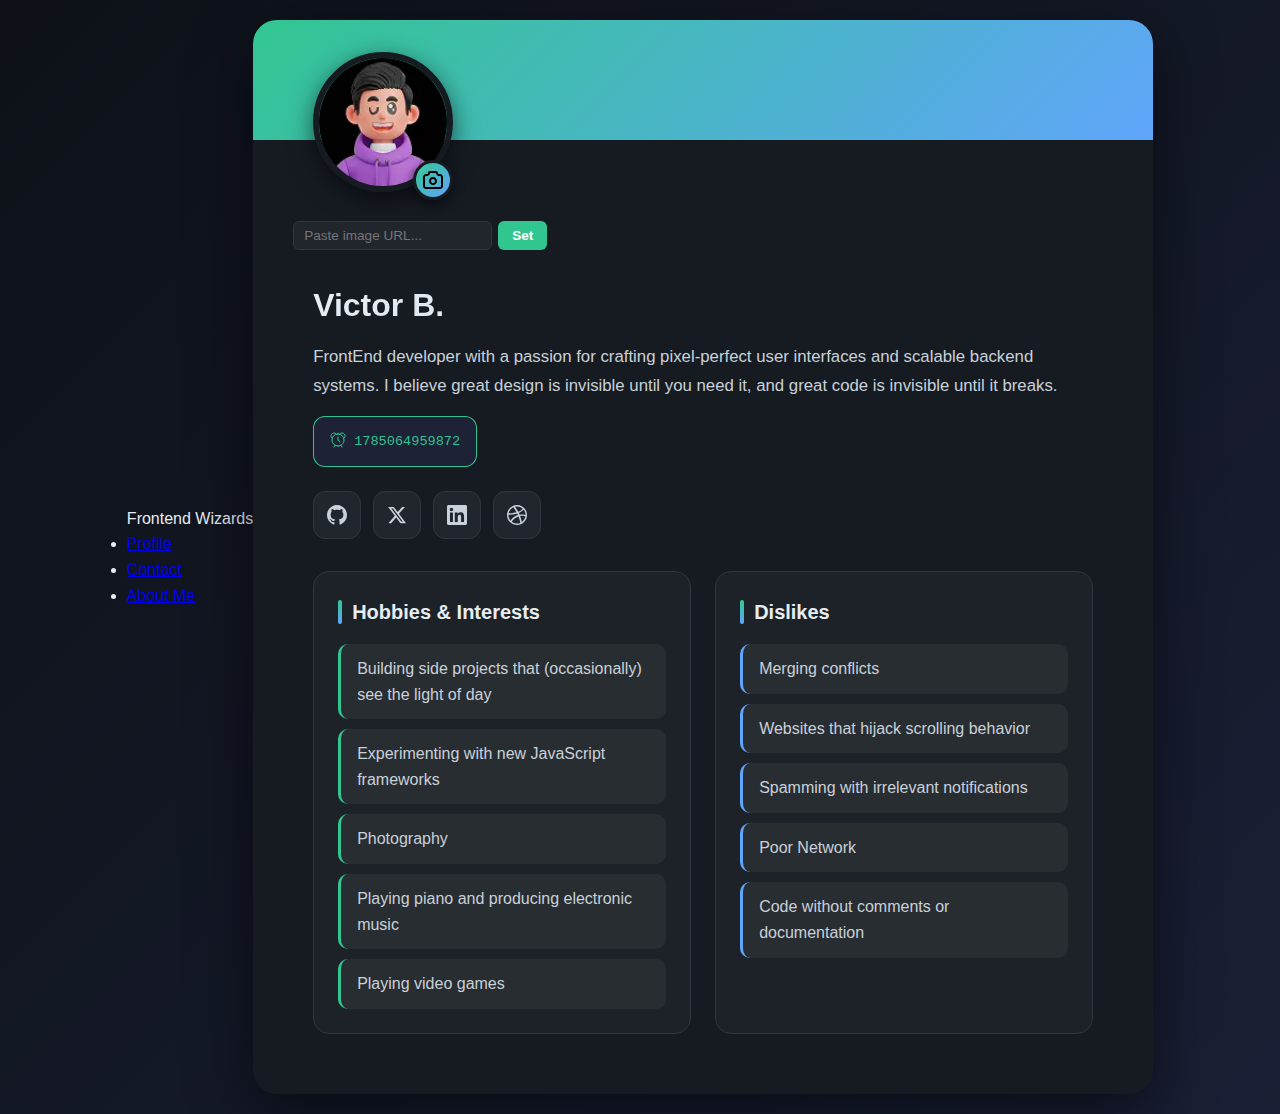
<file: index.html>
<!DOCTYPE html>
<html lang="en">
  <head>
    <meta charset="UTF-8" />
    <meta name="viewport" content="width=device-width, initial-scale=1.0" />
    <meta
      name="description"
      content="A modern profile card component with avatar, name, bio, social links, hobbies, and dislikes. Built with HTML, CSS, and JavaScript."
    />
    <meta name="author" content="Victor B." />
    <title>Profile Card - HNG Stage 0</title>
    <link rel="stylesheet" href="styles.css" />
  </head>
  <body>
    <!-- Navigation -->
    <nav>
      <div class="nav-container">
        <div class="nav-brand">Frontend Wizards</div>
        <ul class="nav-links">
          <li><a href="index.html" class="active">Profile</a></li>
          <li><a href="contact.html">Contact</a></li>
          <li><a href="about.html">About Me</a></li>
        </ul>
      </div>
    </nav>

    <!-- Main Content -->
    <div class="main-content">
      <article data-testid="test-profile-card">
        <header class="card-header">
          <figure>
            <img
              data-testid="test-user-avatar"
              id="avatarImage"
              src="/images/avatar.webp"
              alt="Profile picture of Victor B."
            />
            <input
              type="file"
              id="avatarUpload"
              accept="image/*"
              style="display: none"
              aria-label="Upload profile picture"
            />
            <button
              id="uploadBtn"
              class="upload-btn"
              aria-label="Change profile picture"
            >
              <img
                src="/images/camera.svg"
                alt="upload icon"
                fill="currentColor"
                viewBox="0 0 24 24"
              />
            </button>
          </figure>
          <div class="url-input-container">
            <input
              type="url"
              id="avatarUrlInput"
              class="url-input"
              placeholder="Paste image URL..."
              aria-label="Avatar image URL"
            />
            <button id="updateUrlBtn" class="url-btn">Set</button>
          </div>
        </header>
        <div class="card-content">
          <div class="user-info">
            <h2 data-testid="test-user-name">Victor B.</h2>

            <p data-testid="test-user-bio">
              FrontEnd developer with a passion for crafting pixel-perfect user
              interfaces and scalable backend systems. I believe great design is
              invisible until you need it, and great code is invisible until it
              breaks.
            </p>

            <div class="time-badge">
              <span class="time-icon">
                <svg
                  width="16"
                  height="16"
                  viewBox="0 0 16 16"
                  fill="none"
                  xmlns="http://www.w3.org/2000/svg"
                >
                  <g clip-path="url(#clip0_31_46)">
                    <path
                      d="M5.00246 13.1919L4.00356 14.9942"
                      stroke="currentColor"
                      stroke-linecap="round"
                      stroke-linejoin="round"
                    />

                    <path
                      d="M10.9975 13.1919L11.9964 14.9942"
                      stroke="currentColor"
                      stroke-linecap="round"
                      stroke-linejoin="round"
                    />

                    <path
                      d="M8 13.9951C11.3108 13.9951 13.9947 11.3112 13.9947 8.00046C13.9947 4.68968 11.3108 2.00577 8 2.00577C4.68922 2.00577 2.00531 4.68968 2.00531 8.00046C2.00531 11.3112 4.68922 13.9951 8 13.9951Z"
                      stroke="currentColor"
                      stroke-linecap="round"
                      stroke-linejoin="round"
                    />

                    <path
                      d="M2.20589 6.40243C1.74567 6.05748 1.39441 5.58741 1.19403 5.0483C0.993643 4.50919 0.952598 3.92381 1.07579 3.36201C1.19898 2.80022 1.4812 2.28572 1.88879 1.87993C2.29637 1.47414 2.8121 1.19417 3.37443 1.07345C3.93676 0.952733 4.52196 0.99635 5.06018 1.1991C5.5984 1.40185 6.06693 1.75517 6.40985 2.21691"
                      stroke="currentColor"
                      stroke-linecap="round"
                      stroke-linejoin="round"
                    />

                    <path
                      d="M7.99997 2.00579L7.99999 1.00668"
                      stroke="currentColor"
                      stroke-linecap="round"
                      stroke-linejoin="round"
                    />

                    <path
                      d="M8 5.00311V8.00044"
                      stroke="currentColor"
                      stroke-linecap="round"
                      stroke-linejoin="round"
                    />

                    <path
                      d="M8 8.00046L10.1194 10.1199"
                      stroke="currentColor"
                      stroke-linecap="round"
                      stroke-linejoin="round"
                    />

                    <path
                      d="M13.7941 6.40243C14.2543 6.05748 14.6056 5.58741 14.806 5.0483C15.0064 4.50919 15.0474 3.92381 14.9242 3.36201C14.801 2.80022 14.5188 2.28572 14.1112 1.87993C13.7036 1.47414 13.1879 1.19417 12.6256 1.07345C12.0632 0.952733 11.478 0.99635 10.9398 1.1991C10.4016 1.40185 9.93307 1.75517 9.59015 2.21691"
                      stroke="currentColor"
                      stroke-linecap="round"
                      stroke-linejoin="round"
                    />
                  </g>

                  <defs>
                    <clipPath id="clip0_31_46">
                      <rect width="20" height="20" fill="currentColor" />
                    </clipPath>
                  </defs>
                </svg>
              </span>
              <span data-testid="test-user-time" id="currentTime"></span>
            </div>

            <nav
              data-testid="test-user-social-links"
              aria-label="Social media links"
            >
              <ul class="social-links">
                <li>
                  <a
                    href="https://github.com/victorbjay"
                    target="_blank"
                    rel="noopener noreferrer"
                    data-testid="test-user-social-github"
                    aria-label="Visit GitHub profile"
                  >
                    <svg
                      width="20"
                      height="20"
                      viewBox="0 0 24 24"
                      fill="currentColor"
                    >
                      <path
                        d="M12 0c-6.626 0-12 5.373-12 12 0 5.302 3.438 9.8 8.207 11.387.599.111.793-.261.793-.577v-2.234c-3.338.726-4.033-1.416-4.033-1.416-.546-1.387-1.333-1.756-1.333-1.756-1.089-.745.083-.729.083-.729 1.205.084 1.839 1.237 1.839 1.237 1.07 1.834 2.807 1.304 3.492.997.107-.775.418-1.305.762-1.604-2.665-.305-5.467-1.334-5.467-5.931 0-1.311.469-2.381 1.236-3.221-.124-.303-.535-1.524.117-3.176 0 0 1.008-.322 3.301 1.23.957-.266 1.983-.399 3.003-.404 1.02.005 2.047.138 3.006.404 2.291-1.552 3.297-1.23 3.297-1.23.653 1.653.242 2.874.118 3.176.77.84 1.235 1.911 1.235 3.221 0 4.609-2.807 5.624-5.479 5.921.43.372.823 1.102.823 2.222v3.293c0 .319.192.694.801.576 4.765-1.589 8.199-6.086 8.199-11.386 0-6.627-5.373-12-12-12z"
                      />
                    </svg>
                  </a>
                </li>
                <li>
                  <a
                    href="https://twitter.com/victorbjay"
                    target="_blank"
                    rel="noopener noreferrer"
                    data-testid="test-user-social-twitter"
                    aria-label="Visit Twitter profile"
                  >
                    <svg
                      width="20"
                      height="20"
                      viewBox="0 0 24 24"
                      fill="currentColor"
                    >
                      <path
                        d="M18.244 2.25h3.308l-7.227 8.26 8.502 11.24H16.17l-5.214-6.817L4.99 21.75H1.68l7.73-8.835L1.254 2.25H8.08l4.713 6.231zm-1.161 17.52h1.833L7.084 4.126H5.117z"
                      />
                    </svg>
                  </a>
                </li>
                <li>
                  <a
                    href="https://linkedin.com/in/emkajnr"
                    target="_blank"
                    rel="noopener noreferrer"
                    data-testid="test-user-social-linkedin"
                    aria-label="Visit LinkedIn profile"
                  >
                    <svg
                      width="20"
                      height="20"
                      viewBox="0 0 24 24"
                      fill="currentColor"
                    >
                      <path
                        d="M20.447 20.452h-3.554v-5.569c0-1.328-.027-3.037-1.852-3.037-1.853 0-2.136 1.445-2.136 2.939v5.667H9.351V9h3.414v1.561h.046c.477-.9 1.637-1.85 3.37-1.85 3.601 0 4.267 2.37 4.267 5.455v6.286zM5.337 7.433c-1.144 0-2.063-.926-2.063-2.065 0-1.138.92-2.063 2.063-2.063 1.14 0 2.064.925 2.064 2.063 0 1.139-.925 2.065-2.064 2.065zm1.782 13.019H3.555V9h3.564v11.452zM22.225 0H1.771C.792 0 0 .774 0 1.729v20.542C0 23.227.792 24 1.771 24h20.451C23.2 24 24 23.227 24 22.271V1.729C24 .774 23.2 0 22.222 0h.003z"
                      />
                    </svg>
                  </a>
                </li>
                <li>
                  <a
                    href="https://dribbble.com/emkajnr"
                    target="_blank"
                    rel="noopener noreferrer"
                    data-testid="test-user-social-dribbble"
                    aria-label="Visit Dribbble profile"
                  >
                    <svg
                      width="20"
                      height="20"
                      viewBox="0 0 24 24"
                      fill="currentColor"
                    >
                      <path
                        d="M12 24C5.385 24 0 18.615 0 12S5.385 0 12 0s12 5.385 12 12-5.385 12-12 12zm10.12-10.358c-.35-.11-3.17-.953-6.384-.438 1.34 3.684 1.887 6.684 1.992 7.308 2.3-1.555 3.936-4.02 4.395-6.87zm-6.115 7.808c-.153-.9-.75-4.032-2.19-7.77l-.066.02c-5.79 2.015-7.86 6.025-8.04 6.4 1.73 1.358 3.92 2.166 6.29 2.166 1.42 0 2.77-.29 4-.814zm-11.62-2.58c.232-.4 3.045-5.055 8.332-6.765.135-.045.27-.084.405-.12-.26-.585-.54-1.167-.832-1.74C7.17 11.775 2.206 11.71 1.756 11.7l-.004.312c0 2.633.998 5.037 2.634 6.855zm-2.42-8.955c.46.008 4.683.026 9.477-1.248-1.698-3.018-3.53-5.558-3.8-5.928-2.868 1.35-5.01 3.99-5.676 7.17zM9.6 2.052c.282.38 2.145 2.914 3.822 6 3.645-1.365 5.19-3.44 5.373-3.702-1.81-1.61-4.19-2.586-6.795-2.586-.825 0-1.63.1-2.4.285zm10.335 3.483c-.218.29-1.935 2.493-5.724 4.04.24.49.47.985.68 1.486.08.18.15.36.22.53 3.41-.43 6.8.26 7.14.33-.02-2.42-.88-4.64-2.31-6.38z"
                      />
                    </svg>
                  </a>
                </li>
              </ul>
            </nav>
          </div>

          <div class="lists-grid">
            <section>
              <h3>Hobbies & Interests</h3>
              <ul data-testid="test-user-hobbies">
                <li>
                  Building side projects that (occasionally) see the light of
                  day
                </li>
                <li>Experimenting with new JavaScript frameworks</li>
                <li>Photography</li>
                <li>Playing piano and producing electronic music</li>
                <li>Playing video games</li>
              </ul>
            </section>

            <section>
              <h3>Dislikes</h3>
              <ul data-testid="test-user-dislikes">
                <li>Merging conflicts</li>
                <li>Websites that hijack scrolling behavior</li>
                <li>Spamming with irrelevant notifications</li>
                <li>Poor Network</li>
                <li>Code without comments or documentation</li>
              </ul>
            </section>
          </div>
        </div>
      </article>
    </div>

    <script>
      // Update current time in milliseconds
      function updateTime() {
        const timeElement = document.getElementById("currentTime");
        timeElement.textContent = Date.now();
      }

      // Initial time update
      updateTime();

      // Update time every second for accuracy
      setInterval(updateTime, 1000);

      // Avatar upload functionality
      const avatarImage = document.getElementById("avatarImage");
      const avatarUpload = document.getElementById("avatarUpload");
      const uploadBtn = document.getElementById("uploadBtn");
      const avatarUrlInput = document.getElementById("avatarUrlInput");
      const updateUrlBtn = document.getElementById("updateUrlBtn");

      // Click upload button to trigger file input
      uploadBtn.addEventListener("click", function () {
        avatarUpload.click();
      });

      // Also allow clicking the avatar itself to upload
      avatarImage.addEventListener("click", function () {
        avatarUpload.click();
      });

      // Handle file upload
      avatarUpload.addEventListener("change", function (event) {
        const file = event.target.files[0];

        if (file && file.type.startsWith("image/")) {
          const reader = new FileReader();

          reader.onload = function (e) {
            avatarImage.src = e.target.result;
            avatarImage.alt = "Uploaded profile picture";
          };

          reader.readAsDataURL(file);
        }
      });

      // Handle URL input
      updateUrlBtn.addEventListener("click", function () {
        const url = avatarUrlInput.value.trim();
        if (url) {
          avatarImage.src = url;
          avatarImage.alt = "Profile picture from URL";
          avatarUrlInput.value = ""; // Clear input after update
        }
      });

      // Allow Enter key to update URL
      avatarUrlInput.addEventListener("keypress", function (event) {
        if (event.key === "Enter") {
          updateUrlBtn.click();
        }
      });

      // Accessibility: Keyboard navigation enhancement
      document.addEventListener("DOMContentLoaded", function () {
        const focusableElements = document.querySelectorAll(
          'a, button, input, select, textarea, [tabindex]:not([tabindex="-1"])'
        );
        focusableElements.forEach((el) => {
          el.addEventListener("focus", function () {
            this.style.outline = "2px solid var(--primary)";
            this.style.outlineOffset = "2px";
          });
        });
      });
      document.documentElement.classList.add("theme-forest");
      // To switch themes, change the class above to 'theme-sunny' or 'theme-forest'
    </script>
  </body>
</html>
</file>
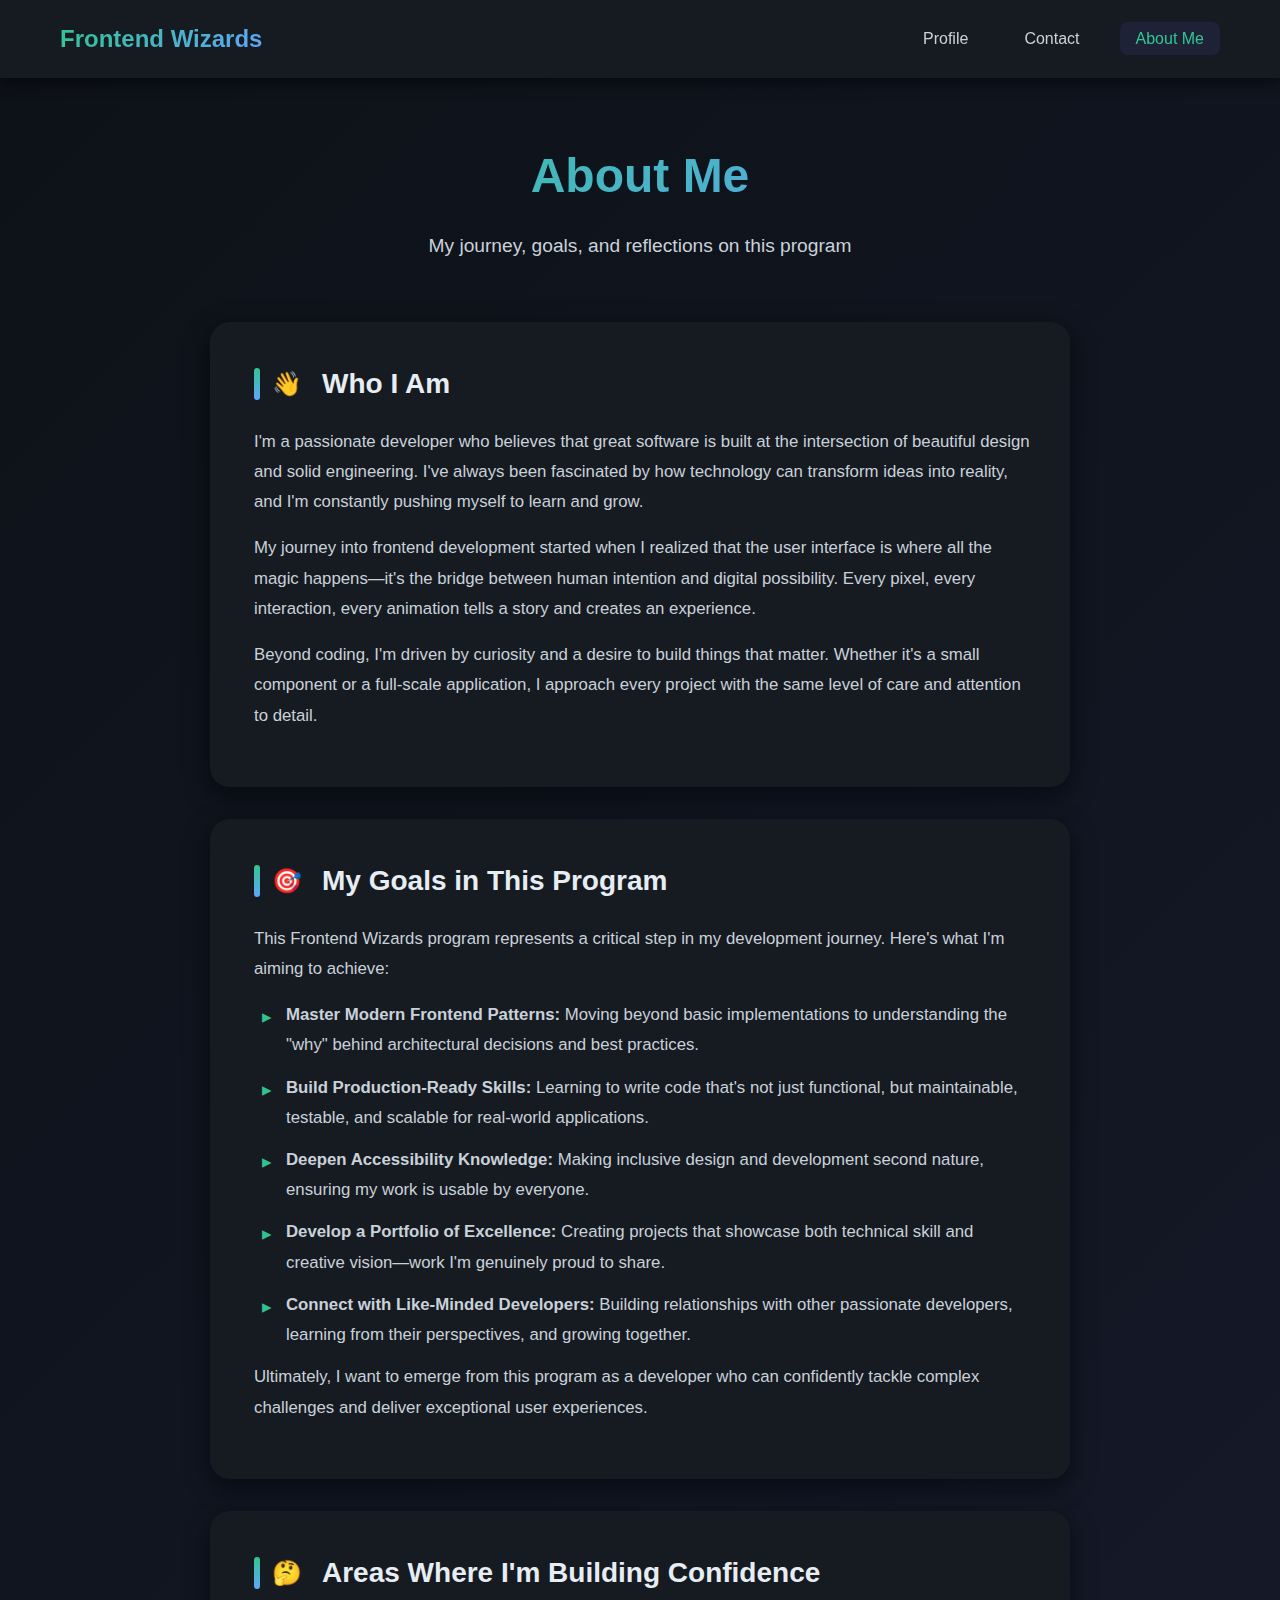
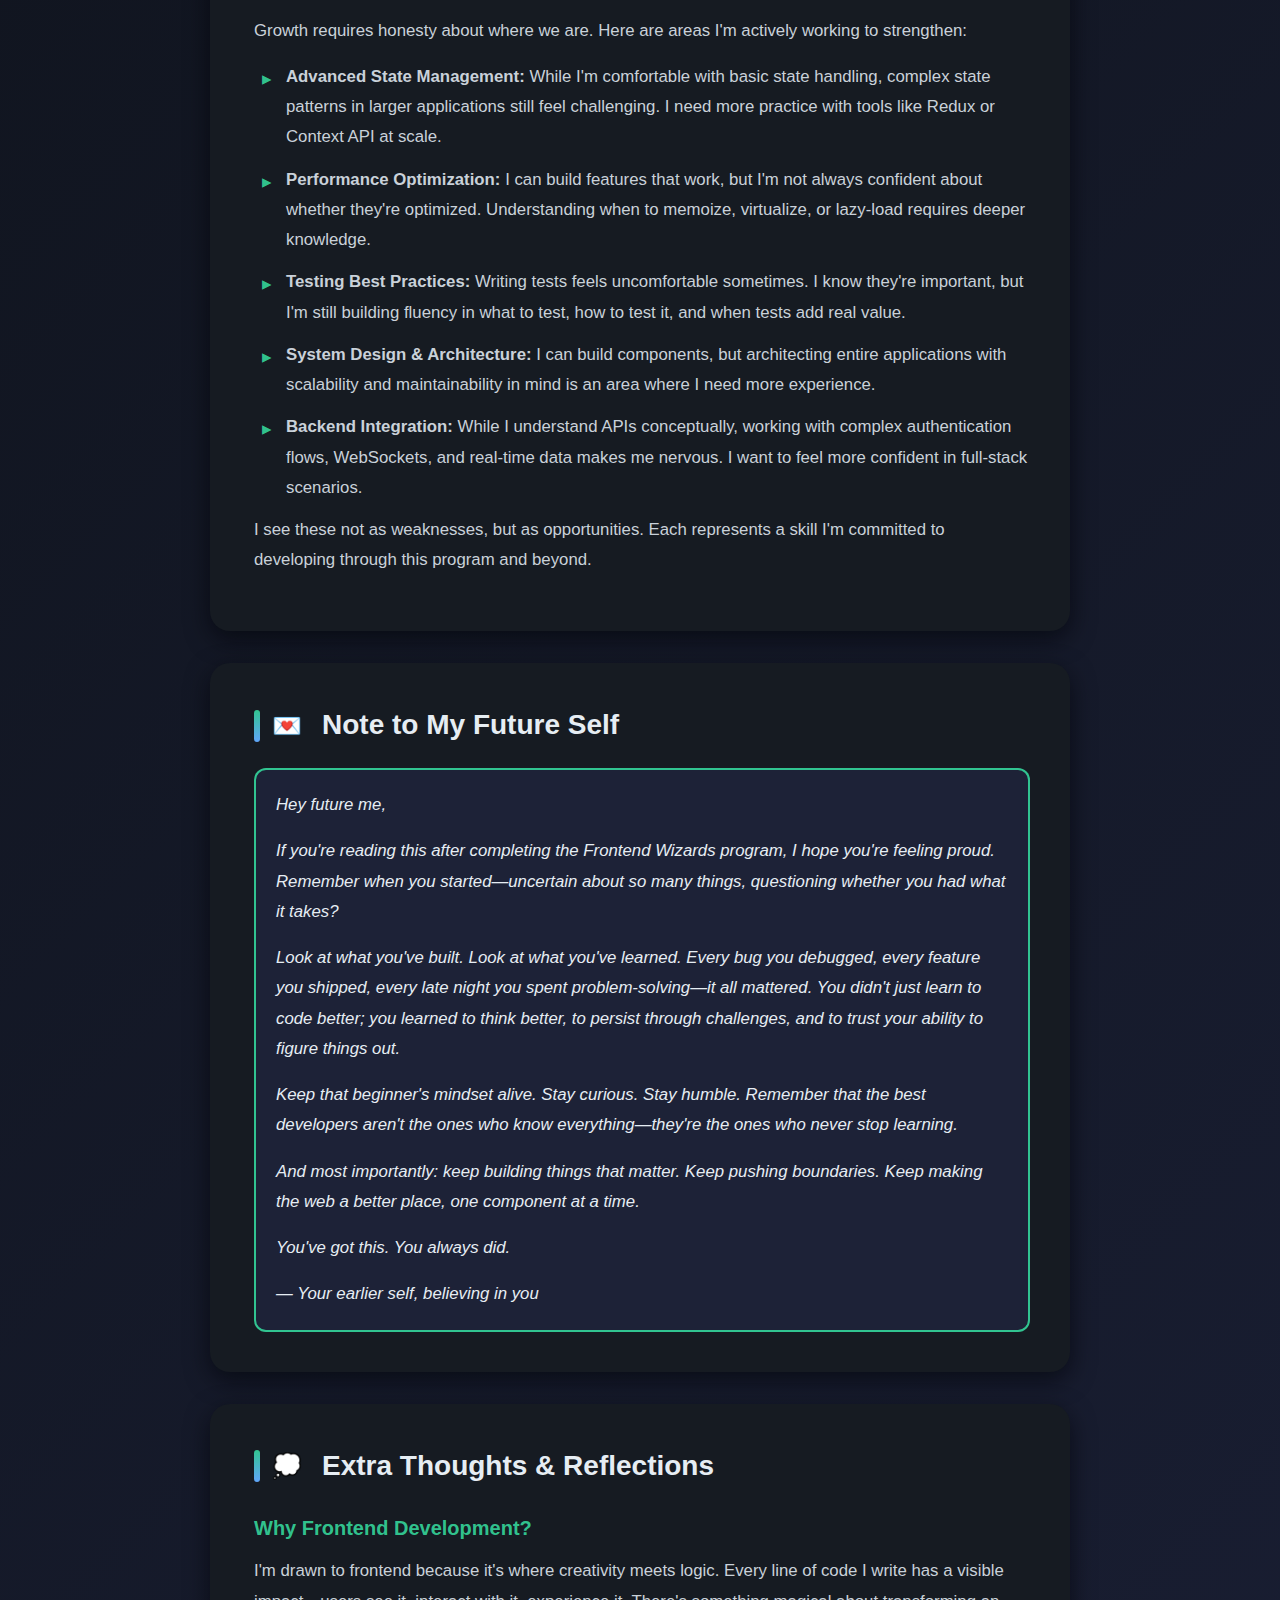
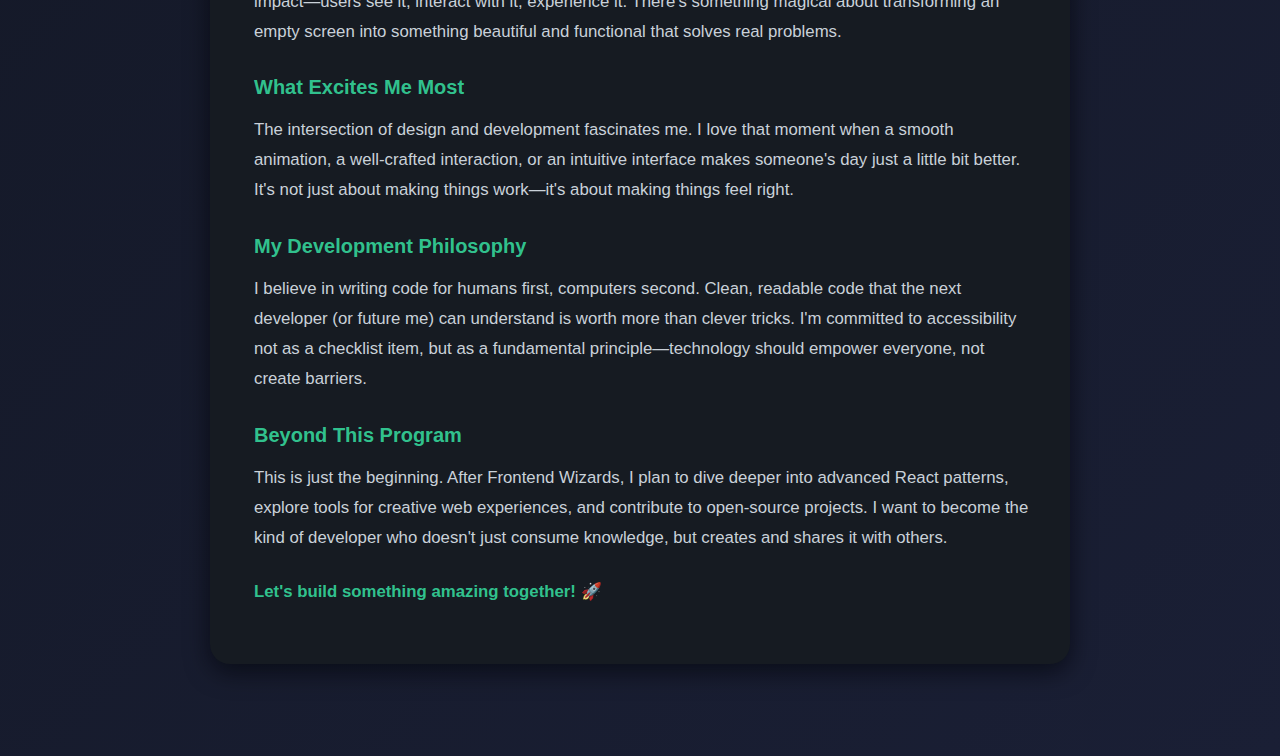
<file: about.html>
<!DOCTYPE html>
<html lang="en">
  <head>
    <meta charset="UTF-8" />
    <meta name="viewport" content="width=device-width, initial-scale=1.0" />
    <meta
      name="description"
      content="Contact page for Frontend Wizards - Get in touch for collaborations, questions, or feedback."
    />
    <meta
      name="keywords"
      content="contact, Frontend Wizards, collaboration, feedback"
    />
    <meta name="author" content="About Victor B." />
    <title>About Me - Stage 1</title>
    <style>
      * {
        margin: 0;
        padding: 0;
        box-sizing: border-box;
      }

      :root {
        --primary: #34d399ec; /* emerald-400 */
        --primary-dark: #059669; /* emerald-700 */
        --secondary: #60a5fa; /* blue-400 */
        --bg-dark: #0d1117; /* github-darkish */
        --bg-card: #161b22; /* deep slate */
        --text-primary: #e6edf3; /* soft white */
        --text-secondary: #c9d1d9; /* cool gray */
        --text-muted: #8b949e; /* muted gray */
        --border: #30363d; /* slate border */
        --shadow: rgba(1, 4, 9, 0.6);
      }

      body {
        font-family: "Segoe UI", Tahoma, Geneva, Verdana, sans-serif;
        background: linear-gradient(135deg, var(--bg-dark) 0%, #1a1f35 100%);
        color: var(--text-primary);
        min-height: 100vh;
        display: flex;
        flex-direction: column;
        line-height: 1.6;
      }

      /* Navigation */
      nav {
        background: var(--bg-card);
        padding: 20px 0;
        box-shadow: 0 4px 12px var(--shadow);
        position: sticky;
        top: 0;
        z-index: 100;
      }

      .nav-container {
        max-width: 1200px;
        margin: 0 auto;
        padding: 0 20px;
        display: flex;
        justify-content: space-between;
        align-items: center;
      }

      .nav-brand {
        font-size: 1.5rem;
        font-weight: 700;
        background: linear-gradient(135deg, var(--primary), var(--secondary));
        -webkit-background-clip: text;
        -webkit-text-fill-color: transparent;
        background-clip: text;
      }

      .nav-links {
        display: flex;
        gap: 24px;
        list-style: none;
      }

      .nav-links a {
        color: var(--text-secondary);
        text-decoration: none;
        font-weight: 500;
        transition: all 0.3s ease;
        padding: 8px 16px;
        border-radius: 8px;
      }

      .nav-links a:hover,
      .nav-links a.active {
        color: var(--primary);
        background: rgba(99, 102, 241, 0.1);
      }

      .nav-links a:focus {
        outline: 2px solid var(--primary);
        outline-offset: 2px;
      }

      /* Main Content */
      main {
        flex: 1;
        max-width: 900px;
        width: 100%;
        margin: 0 auto;
        padding: 60px 20px;
      }

      .page-header {
        text-align: center;
        margin-bottom: 60px;
        animation: fadeIn 0.6s ease-out;
      }

      @keyframes fadeIn {
        from {
          opacity: 0;
          transform: translateY(20px);
        }
        to {
          opacity: 1;
          transform: translateY(0);
        }
      }

      .page-header h1 {
        font-size: 3rem;
        background: linear-gradient(135deg, var(--primary), var(--secondary));
        -webkit-background-clip: text;
        -webkit-text-fill-color: transparent;
        background-clip: text;
        margin-bottom: 16px;
      }

      .page-header p {
        color: var(--text-secondary);
        font-size: 1.2rem;
      }

      /* Sections */
      section {
        background: var(--bg-card);
        border-radius: 20px;
        padding: 40px;
        margin-bottom: 32px;
        box-shadow: 0 8px 24px var(--shadow);
        border-left: 4px solid transparent;
        transition: all 0.3s ease;
        animation: slideUp 0.6s ease-out backwards;
      }

      section:nth-child(1) {
        animation-delay: 0.1s;
      }
      section:nth-child(2) {
        animation-delay: 0.2s;
      }
      section:nth-child(3) {
        animation-delay: 0.3s;
      }
      section:nth-child(4) {
        animation-delay: 0.4s;
      }
      section:nth-child(5) {
        animation-delay: 0.5s;
      }

      @keyframes slideUp {
        from {
          opacity: 0;
          transform: translateY(30px);
        }
        to {
          opacity: 1;
          transform: translateY(0);
        }
      }

      section:hover {
        border-left-color: var(--primary);
        transform: translateX(8px);
      }

      section h2 {
        font-size: 1.75rem;
        margin-bottom: 20px;
        color: var(--text-primary);
        display: flex;
        align-items: center;
        gap: 12px;
      }

      section h2::before {
        content: "";
        width: 6px;
        height: 32px;
        background: linear-gradient(180deg, var(--primary), var(--secondary));
        border-radius: 4px;
      }

      section h3 {
        font-size: 1.25rem;
        color: var(--primary);
        margin-top: 24px;
        margin-bottom: 12px;
      }

      section p {
        color: var(--text-secondary);
        font-size: 1.05rem;
        line-height: 1.8;
        margin-bottom: 16px;
      }

      section ul {
        list-style: none;
        padding-left: 0;
      }

      section ul li {
        color: var(--text-secondary);
        font-size: 1.05rem;
        line-height: 1.8;
        margin-bottom: 12px;
        padding-left: 32px;
        position: relative;
      }

      section ul li::before {
        content: "▸";
        color: var(--primary);
        position: absolute;
        left: 8px;
        font-size: 1.2rem;
      }

      .highlight-box {
        background: rgba(99, 102, 241, 0.1);
        border: 2px solid var(--primary);
        border-radius: 12px;
        padding: 20px;
        margin-top: 16px;
      }

      .highlight-box p {
        color: var(--text-primary);
        font-style: italic;
        margin: 0;
      }

      .emoji {
        font-size: 1.5rem;
        margin-right: 8px;
      }

      /* Responsive */
      @media (max-width: 768px) {
        .nav-container {
          flex-direction: column;
          gap: 16px;
        }

        .nav-links {
          gap: 12px;
          flex-wrap: wrap;
          justify-content: center;
        }

        main {
          padding: 40px 20px;
        }

        .page-header h1 {
          font-size: 2rem;
        }

        .page-header p {
          font-size: 1rem;
        }

        section {
          padding: 30px 20px;
        }

        section h2 {
          font-size: 1.4rem;
        }

        section:hover {
          transform: none;
        }
      }

      /* Accessibility */
      @media (prefers-reduced-motion: reduce) {
        * {
          animation-duration: 0.01ms !important;
          transition-duration: 0.01ms !important;
        }
      }
    </style>
  </head>
  <body>
    <!-- Navigation -->
    <nav>
      <div class="nav-container">
        <div class="nav-brand">Frontend Wizards</div>
        <ul class="nav-links">
          <li><a href="index.html">Profile</a></li>
          <li><a href="contact.html">Contact</a></li>
          <li><a href="about.html" class="active">About Me</a></li>
        </ul>
      </div>
    </nav>

    <!-- Main Content -->
    <main data-testid="test-about-page">
      <header class="page-header">
        <h1>About Me</h1>
        <p>My journey, goals, and reflections on this program</p>
      </header>

      <!-- Bio Section -->
      <section data-testid="test-about-bio">
        <h2><span class="emoji">👋</span> Who I Am</h2>
        <p>
          I'm a passionate developer who believes that great software is built
          at the intersection of beautiful design and solid engineering. I've
          always been fascinated by how technology can transform ideas into
          reality, and I'm constantly pushing myself to learn and grow.
        </p>
        <p>
          My journey into frontend development started when I realized that the
          user interface is where all the magic happens—it's the bridge between
          human intention and digital possibility. Every pixel, every
          interaction, every animation tells a story and creates an experience.
        </p>
        <p>
          Beyond coding, I'm driven by curiosity and a desire to build things
          that matter. Whether it's a small component or a full-scale
          application, I approach every project with the same level of care and
          attention to detail.
        </p>
      </section>

      <!-- Goals Section -->
      <section data-testid="test-about-goals">
        <h2><span class="emoji">🎯</span> My Goals in This Program</h2>
        <p>
          This Frontend Wizards program represents a critical step in my
          development journey. Here's what I'm aiming to achieve:
        </p>
        <ul>
          <li>
            <strong>Master Modern Frontend Patterns:</strong> Moving beyond
            basic implementations to understanding the "why" behind
            architectural decisions and best practices.
          </li>
          <li>
            <strong>Build Production-Ready Skills:</strong> Learning to write
            code that's not just functional, but maintainable, testable, and
            scalable for real-world applications.
          </li>
          <li>
            <strong>Deepen Accessibility Knowledge:</strong> Making inclusive
            design and development second nature, ensuring my work is usable by
            everyone.
          </li>
          <li>
            <strong>Develop a Portfolio of Excellence:</strong> Creating
            projects that showcase both technical skill and creative vision—work
            I'm genuinely proud to share.
          </li>
          <li>
            <strong>Connect with Like-Minded Developers:</strong> Building
            relationships with other passionate developers, learning from their
            perspectives, and growing together.
          </li>
        </ul>
        <p>
          Ultimately, I want to emerge from this program as a developer who can
          confidently tackle complex challenges and deliver exceptional user
          experiences.
        </p>
      </section>

      <!-- Confidence Section -->
      <section data-testid="test-about-confidence">
        <h2>
          <span class="emoji">🤔</span> Areas Where I'm Building Confidence
        </h2>
        <p>
          Growth requires honesty about where we are. Here are areas I'm
          actively working to strengthen:
        </p>
        <ul>
          <li>
            <strong>Advanced State Management:</strong> While I'm comfortable
            with basic state handling, complex state patterns in larger
            applications still feel challenging. I need more practice with tools
            like Redux or Context API at scale.
          </li>
          <li>
            <strong>Performance Optimization:</strong> I can build features that
            work, but I'm not always confident about whether they're optimized.
            Understanding when to memoize, virtualize, or lazy-load requires
            deeper knowledge.
          </li>
          <li>
            <strong>Testing Best Practices:</strong> Writing tests feels
            uncomfortable sometimes. I know they're important, but I'm still
            building fluency in what to test, how to test it, and when tests add
            real value.
          </li>
          <li>
            <strong>System Design & Architecture:</strong> I can build
            components, but architecting entire applications with scalability
            and maintainability in mind is an area where I need more experience.
          </li>
          <li>
            <strong>Backend Integration:</strong> While I understand APIs
            conceptually, working with complex authentication flows, WebSockets,
            and real-time data makes me nervous. I want to feel more confident
            in full-stack scenarios.
          </li>
        </ul>
        <p>
          I see these not as weaknesses, but as opportunities. Each represents a
          skill I'm committed to developing through this program and beyond.
        </p>
      </section>

      <!-- Future Self Section -->
      <section data-testid="test-about-future-note">
        <h2><span class="emoji">💌</span> Note to My Future Self</h2>
        <div class="highlight-box">
          <p>Hey future me,</p>
          <p style="margin-top: 16px">
            If you're reading this after completing the Frontend Wizards
            program, I hope you're feeling proud. Remember when you
            started—uncertain about so many things, questioning whether you had
            what it takes?
          </p>
          <p style="margin-top: 16px">
            Look at what you've built. Look at what you've learned. Every bug
            you debugged, every feature you shipped, every late night you spent
            problem-solving—it all mattered. You didn't just learn to code
            better; you learned to think better, to persist through challenges,
            and to trust your ability to figure things out.
          </p>
          <p style="margin-top: 16px">
            Keep that beginner's mindset alive. Stay curious. Stay humble.
            Remember that the best developers aren't the ones who know
            everything—they're the ones who never stop learning.
          </p>
          <p style="margin-top: 16px">
            And most importantly: keep building things that matter. Keep pushing
            boundaries. Keep making the web a better place, one component at a
            time.
          </p>
          <p style="margin-top: 16px">You've got this. You always did.</p>
          <p style="margin-top: 16px">— Your earlier self, believing in you</p>
        </div>
      </section>

      <!-- Extra Thoughts Section -->
      <section data-testid="test-about-extra">
        <h2><span class="emoji">💭</span> Extra Thoughts & Reflections</h2>

        <h3>Why Frontend Development?</h3>
        <p>
          I'm drawn to frontend because it's where creativity meets logic. Every
          line of code I write has a visible impact—users see it, interact with
          it, experience it. There's something magical about transforming an
          empty screen into something beautiful and functional that solves real
          problems.
        </p>

        <h3>What Excites Me Most</h3>
        <p>
          The intersection of design and development fascinates me. I love that
          moment when a smooth animation, a well-crafted interaction, or an
          intuitive interface makes someone's day just a little bit better. It's
          not just about making things work—it's about making things feel right.
        </p>

        <h3>My Development Philosophy</h3>
        <p>
          I believe in writing code for humans first, computers second. Clean,
          readable code that the next developer (or future me) can understand is
          worth more than clever tricks. I'm committed to accessibility not as a
          checklist item, but as a fundamental principle—technology should
          empower everyone, not create barriers.
        </p>

        <h3>Beyond This Program</h3>
        <p>
          This is just the beginning. After Frontend Wizards, I plan to dive
          deeper into advanced React patterns, explore tools for
          creative web experiences, and contribute to open-source projects. I
          want to become the kind of developer who doesn't just consume
          knowledge, but creates and shares it with others.
        </p>

        <p style="margin-top: 24px; color: var(--primary); font-weight: 600">
          Let's build something amazing together! 🚀
        </p>
      </section>
    </main>

    <script>
      // Accessibility: Keyboard navigation enhancement
      document.addEventListener("DOMContentLoaded", function () {
        const focusableElements = document.querySelectorAll(
          'a, button, input, textarea, [tabindex]:not([tabindex="-1"])'
        );
        focusableElements.forEach((el) => {
          el.addEventListener("focus", function () {
            this.style.outline = "2px solid var(--primary)";
            this.style.outlineOffset = "2px";
          });
        });
      });
    </script>
  </body>
</html>
</file>
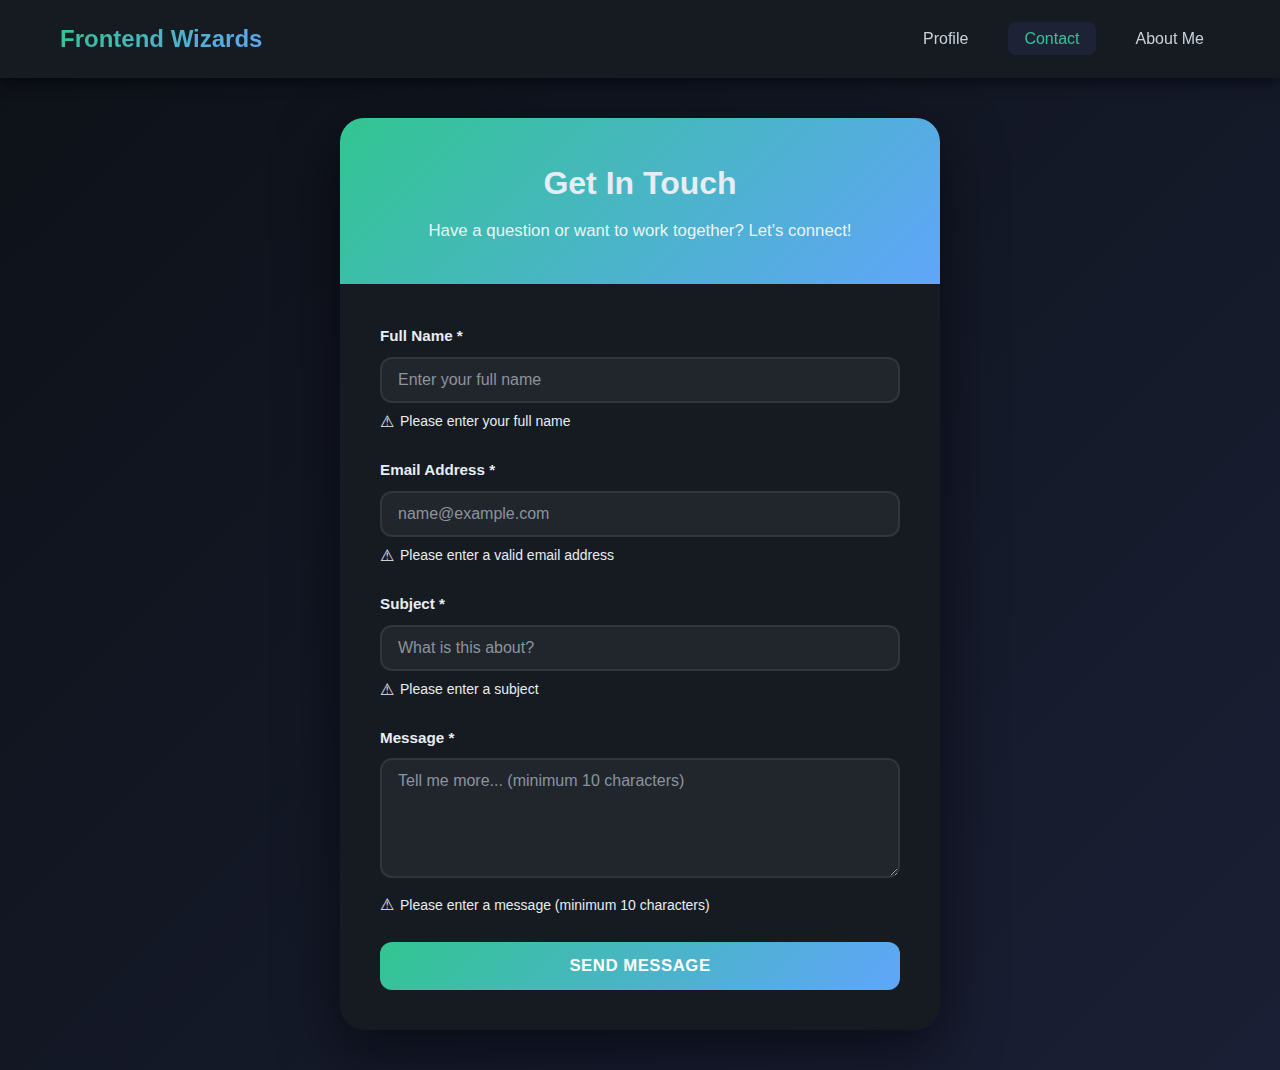
<file: contact.html>
<!DOCTYPE html>
<html lang="en">
  <head>
    <meta charset="UTF-8" />
    <meta name="viewport" content="width=device-width, initial-scale=1.0" />
    <meta name="description" content="Contact page for Frontend Wizards - Get in touch for collaborations, questions, or feedback." />
    <meta name="keywords" content="contact, Frontend Wizards, collaboration, feedback" />
    <meta name="author" content="contact Victor B." />
    <title>Contact Us - Stage 1</title>
    <style>
      * {
        margin: 0;
        padding: 0;
        box-sizing: border-box;
      }

      :root {
        --primary: #34d399ec; /* emerald-400 */
        --primary-dark: #059669; /* emerald-700 */
        --secondary: #60a5fa; /* blue-400 */
        --bg-dark: #0d1117; /* github-darkish */
        --bg-card: #161b22; /* deep slate */
        --text-primary: #e6edf3; /* soft white */
        --text-secondary: #c9d1d9; /* cool gray */
        --text-muted: #8b949e; /* muted gray */
        --border: #30363d; /* slate border */
        --shadow: rgba(1, 4, 9, 0.6);
      }

      body {
        font-family: "Segoe UI", Tahoma, Geneva, Verdana, sans-serif;
        background: linear-gradient(135deg, var(--bg-dark) 0%, #1a1f35 100%);
        color: var(--text-primary);
        min-height: 100vh;
        display: flex;
        flex-direction: column;
        line-height: 1.6;
      }

      /* Navigation */
      nav {
        background: var(--bg-card);
        padding: 20px 0;
        box-shadow: 0 4px 12px var(--shadow);
        position: sticky;
        top: 0;
        z-index: 100;
      }

      .nav-container {
        max-width: 1200px;
        margin: 0 auto;
        padding: 0 20px;
        display: flex;
        justify-content: space-between;
        align-items: center;
      }

      .nav-brand {
        font-size: 1.5rem;
        font-weight: 700;
        background: linear-gradient(135deg, var(--primary), var(--secondary));
        -webkit-background-clip: text;
        -webkit-text-fill-color: transparent;
        background-clip: text;
      }

      .nav-links {
        display: flex;
        gap: 24px;
        list-style: none;
      }

      .nav-links a {
        color: var(--text-secondary);
        text-decoration: none;
        font-weight: 500;
        transition: all 0.3s ease;
        padding: 8px 16px;
        border-radius: 8px;
      }

      .nav-links a:hover,
      .nav-links a.active {
        color: var(--primary);
        background: rgba(99, 102, 241, 0.1);
      }

      .nav-links a:focus {
        outline: 2px solid var(--primary);
        outline-offset: 2px;
      }

      /* Main Content */
      main {
        flex: 1;
        display: flex;
        align-items: center;
        justify-content: center;
        padding: 40px 20px;
      }

      .contact-container {
        background: var(--bg-card);
        border-radius: 24px;
        box-shadow: 0 20px 60px var(--shadow);
        max-width: 600px;
        width: 100%;
        overflow: hidden;
        animation: fadeIn 0.6s ease-out;
      }

      @keyframes fadeIn {
        from {
          opacity: 0;
          transform: translateY(20px);
        }
        to {
          opacity: 1;
          transform: translateY(0);
        }
      }

      .contact-header {
        background: linear-gradient(
          135deg,
          var(--primary) 0%,
          var(--secondary) 100%
        );
        padding: 40px;
        text-align: center;
      }

      .contact-header h1 {
        font-size: 2rem;
        margin-bottom: 8px;
      }

      .contact-header p {
        color: rgba(255, 255, 255, 0.9);
        font-size: 1.05rem;
      }

      .contact-form {
        padding: 40px;
      }

      .form-group {
        margin-bottom: 24px;
      }

      label {
        display: block;
        margin-bottom: 8px;
        font-weight: 600;
        color: var(--text-primary);
        font-size: 0.95rem;
      }

      input,
      textarea {
        width: 100%;
        padding: 12px 16px;
        background: rgba(255, 255, 255, 0.05);
        border: 2px solid var(--border);
        border-radius: 12px;
        color: var(--text-primary);
        font-size: 1rem;
        font-family: inherit;
        transition: all 0.3s ease;
      }

      input:focus,
      textarea:focus {
        outline: none;
        border-color: var(--primary);
        background: rgba(255, 255, 255, 0.08);
        box-shadow: 0 0 0 4px rgba(99, 102, 241, 0.1);
      }

      textarea {
        resize: vertical;
        min-height: 120px;
      }

      input::placeholder,
      textarea::placeholder {
        color: var(--text-muted);
      }

      /* Error States */
      .form-group.error input,
      .form-group.error textarea {
        border-color: var(--error);
      }

      .error-message {
        display: none;
        color: var(--error);
        font-size: 0.875rem;
        margin-top: 6px;
        display: flex;
        align-items: center;
        gap: 6px;
      }

      .form-group.error .error-message {
        display: flex;
      }

      .error-icon {
        font-size: 1rem;
      }

      /* Success Message */
      .success-message {
        display: none;
        background: rgba(16, 185, 129, 0.1);
        border: 2px solid var(--success);
        border-radius: 12px;
        padding: 16px;
        margin-bottom: 24px;
        color: var(--success);
        font-weight: 600;
        text-align: center;
        animation: slideDown 0.4s ease-out;
      }

      .success-message.show {
        display: block;
      }

      @keyframes slideDown {
        from {
          opacity: 0;
          transform: translateY(-10px);
        }
        to {
          opacity: 1;
          transform: translateY(0);
        }
      }

      .success-icon {
        font-size: 1.5rem;
        display: block;
        margin-bottom: 8px;
      }

      /* Submit Button */
      .submit-btn {
        width: 100%;
        padding: 14px;
        background: linear-gradient(135deg, var(--primary), var(--secondary));
        color: white;
        border: none;
        border-radius: 12px;
        font-size: 1.05rem;
        font-weight: 700;
        cursor: pointer;
        transition: all 0.3s ease;
        text-transform: uppercase;
        letter-spacing: 0.5px;
      }

      .submit-btn:hover {
        transform: translateY(-2px);
        box-shadow: 0 8px 24px rgba(99, 102, 241, 0.4);
      }

      .submit-btn:active {
        transform: translateY(0);
      }

      .submit-btn:focus {
        outline: 2px solid var(--primary);
        outline-offset: 4px;
      }

      .submit-btn:disabled {
        opacity: 0.6;
        cursor: not-allowed;
        transform: none;
      }

      /* Responsive */
      @media (max-width: 768px) {
        .nav-container {
          flex-direction: column;
          gap: 16px;
        }

        .nav-links {
          gap: 12px;
          flex-wrap: wrap;
          justify-content: center;
        }

        .contact-header h1 {
          font-size: 1.6rem;
        }

        .contact-form {
          padding: 30px 20px;
        }
      }

      /* Accessibility */
      @media (prefers-reduced-motion: reduce) {
        * {
          animation-duration: 0.01ms !important;
          transition-duration: 0.01ms !important;
        }
      }
    </style>
  </head>
  <body>
    <!-- Navigation -->
    <nav>
      <div class="nav-container">
        <div class="nav-brand">Frontend Wizards</div>
        <ul class="nav-links">
          <li><a href="index.html">Profile</a></li>
          <li><a href="contact.html" class="active">Contact</a></li>
          <li><a href="about.html">About Me</a></li>
        </ul>
      </div>
    </nav>

    <!-- Main Content -->
    <main>
      <div class="contact-container">
        <header class="contact-header">
          <h1>Get In Touch</h1>
          <p>Have a question or want to work together? Let's connect!</p>
        </header>

        <form
          class="contact-form"
          id="contactForm"
          action="https://formspree.io/f/YOUR_FORM_ID"
          method="POST"
          novalidate
        >
          <!-- Success Message -->
          <div
            class="success-message"
            data-testid="test-contact-success"
            id="successMessage"
          >
            <span class="success-icon">✓</span>
            Thank you! Your message has been sent successfully.
          </div>

          <!-- Full Name -->
          <div class="form-group" id="nameGroup">
            <label for="contactName">Full Name *</label>
            <input
              type="text"
              id="contactName"
              data-testid="test-contact-name"
              placeholder="Enter your full name"
              aria-describedby="nameError"
              required
            />
            <div
              class="error-message"
              data-testid="test-contact-error-name"
              id="nameError"
              role="alert"
            >
              <span class="error-icon">⚠</span>
              <span>Please enter your full name</span>
            </div>
          </div>

          <!-- Email -->
          <div class="form-group" id="emailGroup">
            <label for="contactEmail">Email Address *</label>
            <input
              type="email"
              id="contactEmail"
              data-testid="test-contact-email"
              placeholder="name@example.com"
              aria-describedby="emailError"
              required
            />
            <div
              class="error-message"
              data-testid="test-contact-error-email"
              id="emailError"
              role="alert"
            >
              <span class="error-icon">⚠</span>
              <span id="emailErrorText"
                >Please enter a valid email address</span
              >
            </div>
          </div>

          <!-- Subject -->
          <div class="form-group" id="subjectGroup">
            <label for="contactSubject">Subject *</label>
            <input
              type="text"
              id="contactSubject"
              data-testid="test-contact-subject"
              placeholder="What is this about?"
              aria-describedby="subjectError"
              required
            />
            <div
              class="error-message"
              data-testid="test-contact-error-subject"
              id="subjectError"
              role="alert"
            >
              <span class="error-icon">⚠</span>
              <span>Please enter a subject</span>
            </div>
          </div>

          <!-- Message -->
          <div class="form-group" id="messageGroup">
            <label for="contactMessage">Message *</label>
            <textarea
              id="contactMessage"
              data-testid="test-contact-message"
              placeholder="Tell me more... (minimum 10 characters)"
              aria-describedby="messageError"
              required
            ></textarea>
            <div
              class="error-message"
              data-testid="test-contact-error-message"
              id="messageError"
              role="alert"
            >
              <span class="error-icon">⚠</span>
              <span id="messageErrorText"
                >Please enter a message (minimum 10 characters)</span
              >
            </div>
          </div>

          <!-- Submit Button -->
          <button
            type="submit"
            class="submit-btn"
            data-testid="test-contact-submit"
          >
            Send Message
          </button>
        </form>
      </div>
    </main>

    <script>
      const form = document.getElementById("contactForm");
      const nameInput = document.getElementById("contactName");
      const emailInput = document.getElementById("contactEmail");
      const subjectInput = document.getElementById("contactSubject");
      const messageInput = document.getElementById("contactMessage");
      const successMessage = document.getElementById("successMessage");

      // Validation functions
      function validateName() {
        const value = nameInput.value.trim();
        const group = document.getElementById("nameGroup");

        if (value === "") {
          group.classList.add("error");
          return false;
        } else {
          group.classList.remove("error");
          return true;
        }
      }

      function validateEmail() {
        const value = emailInput.value.trim();
        const group = document.getElementById("emailGroup");
        const errorText = document.getElementById("emailErrorText");

        if (value === "") {
          errorText.textContent = "Please enter an email address";
          group.classList.add("error");
          return false;
        } else if (!isValidEmail(value)) {
          errorText.textContent = "Please enter a valid email address";
          group.classList.add("error");
          return false;
        } else {
          group.classList.remove("error");
          return true;
        }
      }

      function validateSubject() {
        const value = subjectInput.value.trim();
        const group = document.getElementById("subjectGroup");

        if (value === "") {
          group.classList.add("error");
          return false;
        } else {
          group.classList.remove("error");
          return true;
        }
      }

      function validateMessage() {
        const value = messageInput.value.trim();
        const group = document.getElementById("messageGroup");
        const errorText = document.getElementById("messageErrorText");

        if (value === "") {
          errorText.textContent = "Please enter a message";
          group.classList.add("error");
          return false;
        } else if (value.length < 10) {
          errorText.textContent = `Message must be at least 10 characters (${value.length}/10)`;
          group.classList.add("error");
          return false;
        } else {
          group.classList.remove("error");
          return true;
        }
      }

      function isValidEmail(email) {
        const emailRegex = /^[^\s@]+@[^\s@]+\.[^\s@]+$/;
        return emailRegex.test(email);
      }

      // Real-time validation
      nameInput.addEventListener("blur", validateName);
      emailInput.addEventListener("blur", validateEmail);
      subjectInput.addEventListener("blur", validateSubject);
      messageInput.addEventListener("blur", validateMessage);

      // Clear error on input
      nameInput.addEventListener("input", () => {
        if (nameInput.value.trim() !== "") {
          document.getElementById("nameGroup").classList.remove("error");
        }
      });

      emailInput.addEventListener("input", () => {
        if (emailInput.value.trim() !== "") {
          document.getElementById("emailGroup").classList.remove("error");
        }
      });

      subjectInput.addEventListener("input", () => {
        if (subjectInput.value.trim() !== "") {
          document.getElementById("subjectGroup").classList.remove("error");
        }
      });

      messageInput.addEventListener("input", () => {
        const value = messageInput.value.trim();
        if (value.length >= 10) {
          document.getElementById("messageGroup").classList.remove("error");
        }
      });

      // Form submission
      form.addEventListener("submit", function (e) {
        e.preventDefault();

        // Hide success message if showing
        successMessage.classList.remove("show");

        // Validate all fields
        const isNameValid = validateName();
        const isEmailValid = validateEmail();
        const isSubjectValid = validateSubject();
        const isMessageValid = validateMessage();

        // If all valid, show success
        if (isNameValid && isEmailValid && isSubjectValid && isMessageValid) {
          // Show success message
          successMessage.classList.add("show");

          // Reset form
          form.reset();

          // Remove any lingering error states
          document.querySelectorAll(".form-group").forEach((group) => {
            group.classList.remove("error");
          });

          // Scroll to top to see success message
          successMessage.scrollIntoView({
            behavior: "smooth",
            block: "nearest",
          });

          // Optional: Hide success message after 5 seconds
          setTimeout(() => {
            successMessage.classList.remove("show");
          }, 5000);
        } else {
          // Focus on first invalid field
          if (!isNameValid) nameInput.focus();
          else if (!isEmailValid) emailInput.focus();
          else if (!isSubjectValid) subjectInput.focus();
          else if (!isMessageValid) messageInput.focus();
        }
      });

      // Accessibility: Keyboard navigation enhancement
      document.addEventListener("DOMContentLoaded", function () {
        const focusableElements = document.querySelectorAll(
          'a, button, input, textarea, [tabindex]:not([tabindex="-1"])'
        );
        focusableElements.forEach((el) => {
          el.addEventListener("focus", function () {
            this.style.outline = "2px solid var(--primary)";
            this.style.outlineOffset = "2px";
          });
        });
      });
    </script>
  </body>
</html>
</file>
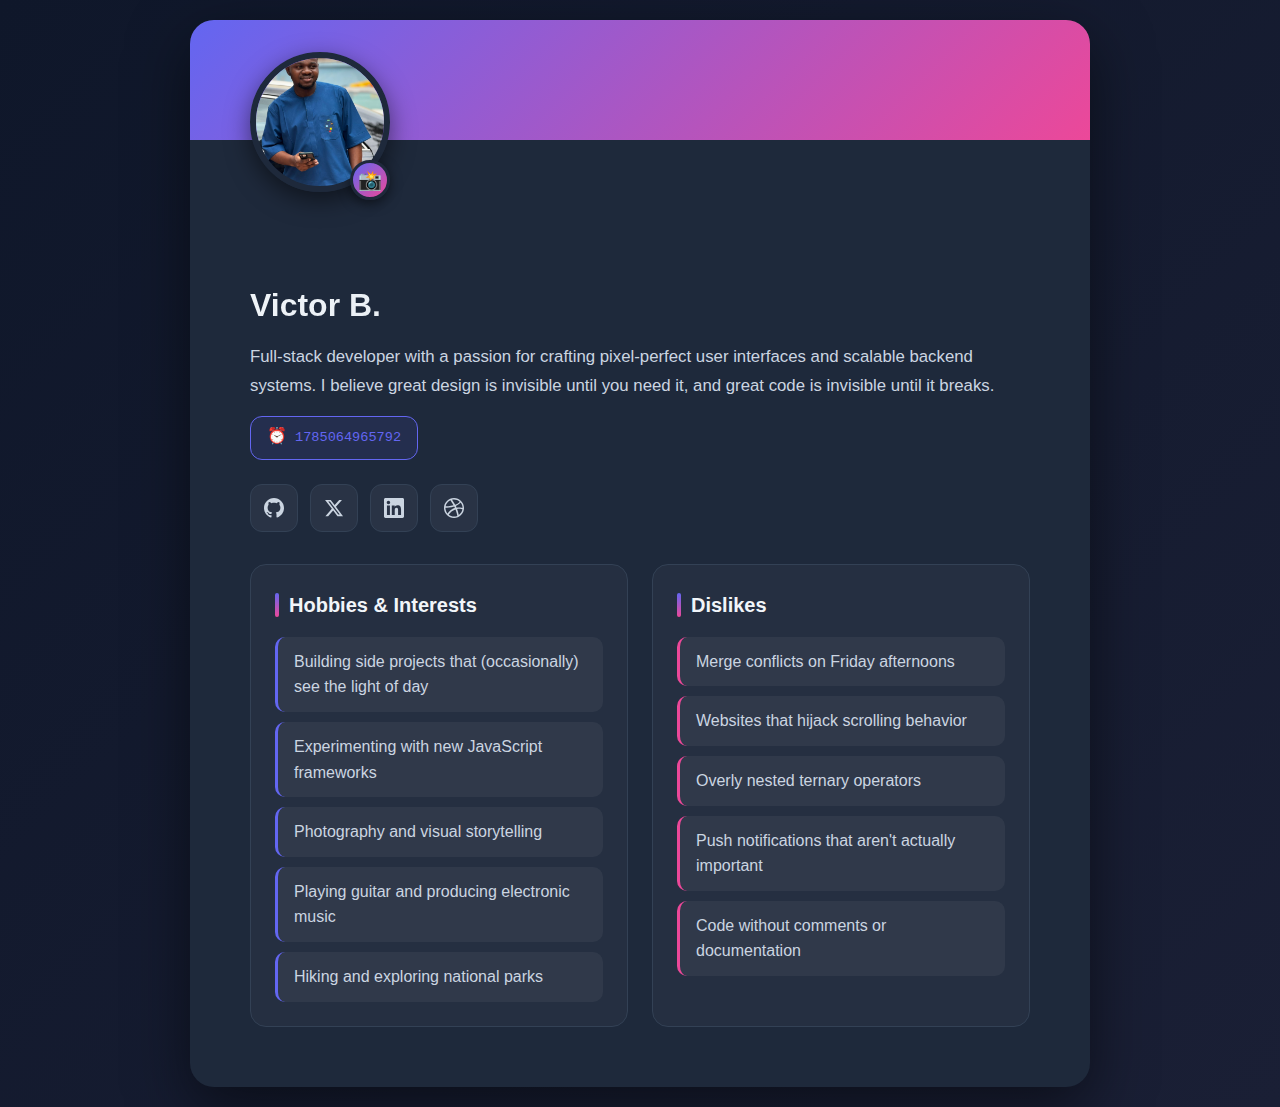
<file: task0.html>
<!DOCTYPE html>
<html lang="en">
<head>
    <meta charset="UTF-8">
    <meta name="viewport" content="width=device-width, initial-scale=1.0">
    <title>Profile Card - HNG Stage 0</title>
    <style>
        * {
            margin: 0;
            padding: 0;
            box-sizing: border-box;
        }

        :root {
            --primary: #6366f1;
            --primary-dark: #4f46e5;
            --secondary: #ec4899;
            --bg-dark: #0f172a;
            --bg-card: #1e293b;
            --text-primary: #f1f5f9;
            --text-secondary: #cbd5e1;
            --text-muted: #94a3b8;
            --border: #334155;
            --shadow: rgba(0, 0, 0, 0.5);
        }

        body {
            font-family: 'Segoe UI', Tahoma, Geneva, Verdana, sans-serif;
            background: linear-gradient(135deg, var(--bg-dark) 0%, #1a1f35 100%);
            color: var(--text-primary);
            min-height: 100vh;
            display: flex;
            align-items: center;
            justify-content: center;
            padding: 20px;
            line-height: 1.6;
        }

        article[data-testid="test-profile-card"] {
            background: var(--bg-card);
            border-radius: 24px;
            box-shadow: 0 20px 60px var(--shadow);
            max-width: 900px;
            width: 100%;
            overflow: hidden;
            position: relative;
            animation: fadeIn 0.6s ease-out;
        }

        @keyframes fadeIn {
            from {
                opacity: 0;
                transform: translateY(20px);
            }
            to {
                opacity: 1;
                transform: translateY(0);
            }
        }

        .card-header {
            background: linear-gradient(135deg, var(--primary) 0%, var(--secondary) 100%);
            padding: 40px 40px 80px;
            position: relative;
        }

        .card-content {
            padding: 40px;
            display: grid;
            gap: 32px;
        }

        figure {
            position: absolute;
            bottom: -60px;
            left: 40px;
            margin: 0;
        }

        img[data-testid="test-user-avatar"] {
            width: 140px;
            height: 140px;
            border-radius: 50%;
            border: 6px solid var(--bg-card);
            object-fit: cover;
            box-shadow: 0 8px 24px var(--shadow);
            transition: transform 0.3s ease;
            cursor: pointer;
        }

        img[data-testid="test-user-avatar"]:hover {
            transform: scale(1.05);
        }

        .upload-btn {
            position: absolute;
            bottom: 0;
            right: 0;
            width: 40px;
            height: 40px;
            border-radius: 50%;
            background: linear-gradient(135deg, var(--primary), var(--secondary));
            border: 3px solid var(--bg-card);
            color: white;
            font-size: 1.2rem;
            cursor: pointer;
            display: flex;
            align-items: center;
            justify-content: center;
            box-shadow: 0 4px 12px var(--shadow);
            transition: all 0.3s ease;
        }

        .upload-btn:hover {
            transform: scale(1.1);
            box-shadow: 0 6px 16px rgba(99, 102, 241, 0.4);
        }

        .upload-btn:focus {
            outline: 2px solid var(--primary);
            outline-offset: 2px;
        }

        .user-info {
            margin-top: 80px;
        }

        h2[data-testid="test-user-name"] {
            font-size: 2rem;
            font-weight: 700;
            margin-bottom: 12px;
            background: linear-gradient(135deg, var(--text-primary) 0%, var(--text-secondary) 100%);
            -webkit-background-clip: text;
            -webkit-text-fill-color: transparent;
            background-clip: text;
        }

        p[data-testid="test-user-bio"] {
            color: var(--text-secondary);
            font-size: 1.05rem;
            margin-bottom: 16px;
            line-height: 1.7;
        }

        .time-badge {
            display: inline-flex;
            align-items: center;
            gap: 8px;
            background: rgba(99, 102, 241, 0.1);
            border: 1px solid var(--primary);
            padding: 8px 16px;
            border-radius: 12px;
            font-size: 0.85rem;
            color: var(--primary);
            font-family: 'Courier New', monospace;
        }

        .time-icon {
            font-size: 1rem;
        }

        nav[data-testid="test-user-social-links"] {
            margin-top: 24px;
        }

        .social-links {
            list-style: none;
            display: flex;
            gap: 12px;
            flex-wrap: wrap;
        }

        .social-links li {
            flex: 0 0 auto;
        }

        .social-links a {
            display: flex;
            align-items: center;
            justify-content: center;
            width: 48px;
            height: 48px;
            border-radius: 12px;
            background: rgba(255, 255, 255, 0.05);
            border: 1px solid var(--border);
            color: var(--text-secondary);
            text-decoration: none;
            transition: all 0.3s ease;
            font-size: 1.3rem;
        }

        .social-links a:hover {
            background: var(--primary);
            color: white;
            transform: translateY(-3px);
            box-shadow: 0 8px 16px rgba(99, 102, 241, 0.3);
        }

        .social-links a:focus {
            outline: 2px solid var(--primary);
            outline-offset: 2px;
        }

        section {
            background: rgba(255, 255, 255, 0.03);
            border: 1px solid var(--border);
            border-radius: 16px;
            padding: 24px;
        }

        section h3 {
            font-size: 1.25rem;
            margin-bottom: 16px;
            color: var(--text-primary);
            display: flex;
            align-items: center;
            gap: 10px;
        }

        section h3::before {
            content: '';
            width: 4px;
            height: 24px;
            background: linear-gradient(180deg, var(--primary), var(--secondary));
            border-radius: 4px;
        }

        ul[data-testid="test-user-hobbies"],
        ul[data-testid="test-user-dislikes"] {
            list-style: none;
            display: grid;
            gap: 10px;
        }

        ul[data-testid="test-user-hobbies"] li,
        ul[data-testid="test-user-dislikes"] li {
            padding: 12px 16px;
            background: rgba(255, 255, 255, 0.05);
            border-radius: 10px;
            border-left: 3px solid var(--primary);
            color: var(--text-secondary);
            transition: all 0.2s ease;
        }

        ul[data-testid="test-user-dislikes"] li {
            border-left-color: var(--secondary);
        }

        ul[data-testid="test-user-hobbies"] li:hover,
        ul[data-testid="test-user-dislikes"] li:hover {
            background: rgba(255, 255, 255, 0.08);
            transform: translateX(4px);
        }

        .lists-grid {
            display: grid;
            gap: 24px;
        }

        /* Responsive Design */
        @media (min-width: 768px) {
            .card-content {
                padding: 60px;
            }

            figure {
                left: 60px;
            }

            .lists-grid {
                grid-template-columns: 1fr 1fr;
            }
        }

        @media (max-width: 767px) {
            .card-header {
                padding: 30px 20px 70px;
            }

            .card-content {
                padding: 30px 20px;
            }

            figure {
                left: 50%;
                transform: translateX(-50%);
            }

            .user-info {
                text-align: center;
                margin-top: 80px;
            }

            h2[data-testid="test-user-name"] {
                font-size: 1.6rem;
            }

            nav[data-testid="test-user-social-links"] {
                display: flex;
                justify-content: center;
            }
        }

        /* Accessibility */
        @media (prefers-reduced-motion: reduce) {
            * {
                animation-duration: 0.01ms !important;
                transition-duration: 0.01ms !important;
            }
        }
    </style>
</head>
<body>
    <article data-testid="test-profile-card">
        <header class="card-header">
            <figure>
                <img 
                    data-testid="test-user-avatar" 
                    id="avatarImage"
                    src="/images/profile.png" 
                    alt="Profile picture of Victor B."
                >
                <input 
                    type="file" 
                    id="avatarUpload" 
                    accept="image/*" 
                    style="display: none;"
                    aria-label="Upload profile picture"
                >
                <button 
                    id="uploadBtn" 
                    class="upload-btn"
                    aria-label="Change profile picture"
                >
                    📸
                </button>
            </figure>
        </header>

        <div class="card-content">
            <div class="user-info">
                <h2 data-testid="test-user-name">Victor B.</h2>
                
                <p data-testid="test-user-bio">
                    Full-stack developer with a passion for crafting pixel-perfect user interfaces and scalable backend systems. 
                    I believe great design is invisible until you need it, and great code is invisible until it breaks.
                </p>

                <div class="time-badge">
                    <span class="time-icon">⏰</span>
                    <span data-testid="test-user-time" id="currentTime"></span>
                </div>

                <nav data-testid="test-user-social-links" aria-label="Social media links">
                    <ul class="social-links">
                        <li>
                            <a 
                                href="https://github.com/victorbjay" 
                                target="_blank" 
                                rel="noopener noreferrer"
                                data-testid="test-user-social-github"
                                aria-label="Visit GitHub profile"
                            >
                                <svg width="20" height="20" viewBox="0 0 24 24" fill="currentColor">
                                    <path d="M12 0c-6.626 0-12 5.373-12 12 0 5.302 3.438 9.8 8.207 11.387.599.111.793-.261.793-.577v-2.234c-3.338.726-4.033-1.416-4.033-1.416-.546-1.387-1.333-1.756-1.333-1.756-1.089-.745.083-.729.083-.729 1.205.084 1.839 1.237 1.839 1.237 1.07 1.834 2.807 1.304 3.492.997.107-.775.418-1.305.762-1.604-2.665-.305-5.467-1.334-5.467-5.931 0-1.311.469-2.381 1.236-3.221-.124-.303-.535-1.524.117-3.176 0 0 1.008-.322 3.301 1.23.957-.266 1.983-.399 3.003-.404 1.02.005 2.047.138 3.006.404 2.291-1.552 3.297-1.23 3.297-1.23.653 1.653.242 2.874.118 3.176.77.84 1.235 1.911 1.235 3.221 0 4.609-2.807 5.624-5.479 5.921.43.372.823 1.102.823 2.222v3.293c0 .319.192.694.801.576 4.765-1.589 8.199-6.086 8.199-11.386 0-6.627-5.373-12-12-12z"/>
                                </svg>
                            </a>
                        </li>
                        <li>
                            <a 
                                href="https://twitter.com/victorbjay" 
                                target="_blank" 
                                rel="noopener noreferrer"
                                data-testid="test-user-social-twitter"
                                aria-label="Visit Twitter profile"
                            >
                                <svg width="20" height="20" viewBox="0 0 24 24" fill="currentColor">
                                    <path d="M18.244 2.25h3.308l-7.227 8.26 8.502 11.24H16.17l-5.214-6.817L4.99 21.75H1.68l7.73-8.835L1.254 2.25H8.08l4.713 6.231zm-1.161 17.52h1.833L7.084 4.126H5.117z"/>
                                </svg>
                            </a>
                        </li>
                        <li>
                            <a 
                                href="https://linkedin.com/in/emkajnr" 
                                target="_blank" 
                                rel="noopener noreferrer"
                                data-testid="test-user-social-linkedin"
                                aria-label="Visit LinkedIn profile"
                            >
                                <svg width="20" height="20" viewBox="0 0 24 24" fill="currentColor">
                                    <path d="M20.447 20.452h-3.554v-5.569c0-1.328-.027-3.037-1.852-3.037-1.853 0-2.136 1.445-2.136 2.939v5.667H9.351V9h3.414v1.561h.046c.477-.9 1.637-1.85 3.37-1.85 3.601 0 4.267 2.37 4.267 5.455v6.286zM5.337 7.433c-1.144 0-2.063-.926-2.063-2.065 0-1.138.92-2.063 2.063-2.063 1.14 0 2.064.925 2.064 2.063 0 1.139-.925 2.065-2.064 2.065zm1.782 13.019H3.555V9h3.564v11.452zM22.225 0H1.771C.792 0 0 .774 0 1.729v20.542C0 23.227.792 24 1.771 24h20.451C23.2 24 24 23.227 24 22.271V1.729C24 .774 23.2 0 22.222 0h.003z"/>
                                </svg>
                            </a>
                        </li>
                        <li>
                            <a 
                                href="https://dribbble.com/emkajnr" 
                                target="_blank" 
                                rel="noopener noreferrer"
                                data-testid="test-user-social-dribbble"
                                aria-label="Visit Dribbble profile"
                            >
                                <svg width="20" height="20" viewBox="0 0 24 24" fill="currentColor">
                                    <path d="M12 24C5.385 24 0 18.615 0 12S5.385 0 12 0s12 5.385 12 12-5.385 12-12 12zm10.12-10.358c-.35-.11-3.17-.953-6.384-.438 1.34 3.684 1.887 6.684 1.992 7.308 2.3-1.555 3.936-4.02 4.395-6.87zm-6.115 7.808c-.153-.9-.75-4.032-2.19-7.77l-.066.02c-5.79 2.015-7.86 6.025-8.04 6.4 1.73 1.358 3.92 2.166 6.29 2.166 1.42 0 2.77-.29 4-.814zm-11.62-2.58c.232-.4 3.045-5.055 8.332-6.765.135-.045.27-.084.405-.12-.26-.585-.54-1.167-.832-1.74C7.17 11.775 2.206 11.71 1.756 11.7l-.004.312c0 2.633.998 5.037 2.634 6.855zm-2.42-8.955c.46.008 4.683.026 9.477-1.248-1.698-3.018-3.53-5.558-3.8-5.928-2.868 1.35-5.01 3.99-5.676 7.17zM9.6 2.052c.282.38 2.145 2.914 3.822 6 3.645-1.365 5.19-3.44 5.373-3.702-1.81-1.61-4.19-2.586-6.795-2.586-.825 0-1.63.1-2.4.285zm10.335 3.483c-.218.29-1.935 2.493-5.724 4.04.24.49.47.985.68 1.486.08.18.15.36.22.53 3.41-.43 6.8.26 7.14.33-.02-2.42-.88-4.64-2.31-6.38z"/>
                                </svg>
                            </a>
                        </li>
                    </ul>
                </nav>
            </div>

            <div class="lists-grid">
                <section>
                    <h3>Hobbies & Interests</h3>
                    <ul data-testid="test-user-hobbies">
                        <li>Building side projects that (occasionally) see the light of day</li>
                        <li>Experimenting with new JavaScript frameworks</li>
                        <li>Photography and visual storytelling</li>
                        <li>Playing guitar and producing electronic music</li>
                        <li>Hiking and exploring national parks</li>
                    </ul>
                </section>

                <section>
                    <h3>Dislikes</h3>
                    <ul data-testid="test-user-dislikes">
                        <li>Merge conflicts on Friday afternoons</li>
                        <li>Websites that hijack scrolling behavior</li>
                        <li>Overly nested ternary operators</li>
                        <li>Push notifications that aren't actually important</li>
                        <li>Code without comments or documentation</li>
                    </ul>
                </section>
            </div>
        </div>
    </article>

    <script>
        // Update current time in milliseconds
        function updateTime() {
            const timeElement = document.getElementById('currentTime');
            timeElement.textContent = Date.now();
        }

        // Initial time update
        updateTime();

        // Update time every second for accuracy
        setInterval(updateTime, 1000);

        // Avatar upload functionality
        const avatarImage = document.getElementById('avatarImage');
        const avatarUpload = document.getElementById('avatarUpload');
        const uploadBtn = document.getElementById('uploadBtn');

        // Click upload button to trigger file input
        uploadBtn.addEventListener('click', function() {
            avatarUpload.click();
        });

        // Also allow clicking the avatar itself to upload
        avatarImage.addEventListener('click', function() {
            avatarUpload.click();
        });

        // Handle file upload
        avatarUpload.addEventListener('change', function(event) {
            const file = event.target.files[0];
            
            if (file && file.type.startsWith('image/')) {
                const reader = new FileReader();
                
                reader.onload = function(e) {
                    avatarImage.src = e.target.result;
                    avatarImage.alt = 'Uploaded profile picture';
                };
                
                reader.readAsDataURL(file);
            }
        });

        // keyboard navigation enhancement
        document.addEventListener('DOMContentLoaded', function() {
            const focusableElements = document.querySelectorAll('a, button, input, select, textarea, [tabindex]:not([tabindex="-1"])');
            focusableElements.forEach(el => {
                el.addEventListener('focus', function() {
                    this.style.outline = '2px solid var(--primary)';
                    this.style.outlineOffset = '2px';
                });
            });
        });
    </script>
</body>
</html>
</file>
<file: styles.css>
* {
  margin: 0;
  padding: 0;
  box-sizing: border-box;
}

.theme-default {
  --primary: #6366f1;
  --primary-dark: #4f46e5;
  --secondary: #ec4899;
  --bg-dark: #0f172a;
  --bg-card: #1e293b;
  --text-primary: #f1f5f9;
  --text-secondary: #cbd5e1;
  --text-muted: #94a3b8;
  --border: #334155;
  --shadow: rgba(0, 0, 0, 0.5);
}

.theme-aurora {
  --primary: #f59f0bf1; /* amber-500 */
  --primary-dark: #b45309; /* amber-700 */
  --secondary: #ef4444; /* red-500 */
  --bg-dark: #111014; /* charcoal with warm tint */
  --bg-card: #1a1a20; /* soft charcoal */
  --text-primary: #f8fafc; /* slate-50 */
  --text-secondary: #e2e8f0; /* slate-200 */
  --text-muted: #a1a1aa; /* zinc-400 */
  --border: #27272a; /* zinc-800 */
  --shadow: rgba(0, 0, 0, 0.55);
}

.theme-sunny {
  --primary: #22d3ee; /* cyan-400 */
  --primary-dark: #0891b2; /* cyan-700 */
  --secondary: #a78bfa; /* violet-400 */
  --bg-dark: #0b1220; /* near-black with blue tint */
  --bg-card: #111827; /* slate-900 */
  --text-primary: #e5e7eb; /* gray-200 */
  --text-secondary: #cbd5e1; /* slate-300 */
  --text-muted: #94a3b8; /* slate-400 */
  --border: #1f2937; /* gray-800 */
  --shadow: rgba(2, 6, 23, 0.6); /* deep navy shadow */
}

.theme-forest {
  --primary: #34d399ec; /* emerald-400 */
  --primary-dark: #059669; /* emerald-700 */
  --secondary: #60a5fa; /* blue-400 */
  --bg-dark: #0d1117; /* github-darkish */
  --bg-card: #161b22; /* deep slate */
  --text-primary: #e6edf3; /* soft white */
  --text-secondary: #c9d1d9; /* cool gray */
  --text-muted: #8b949e; /* muted gray */
  --border: #30363d; /* slate border */
  --shadow: rgba(1, 4, 9, 0.6);
}

body {
  font-family: "Segoe UI", Tahoma, Geneva, Verdana, sans-serif;
  background: linear-gradient(135deg, var(--bg-dark) 0%, #1a1f35 100%);
  color: var(--text-primary);
  min-height: 100vh;
  display: flex;
  align-items: center;
  justify-content: center;
  padding: 20px;
  line-height: 1.6;
}

article[data-testid="test-profile-card"] {
  background: var(--bg-card);
  border-radius: 24px;
  box-shadow: 0 20px 60px var(--shadow);
  max-width: 900px;
  width: 100%;
  overflow: hidden;
  position: relative;
  animation: fadeIn 0.6s ease-out;
}

@keyframes fadeIn {
  from {
    opacity: 0;
    transform: translateY(20px);
  }
  to {
    opacity: 1;
    transform: translateY(0);
  }
}

.card-header {
  background: linear-gradient(135deg, var(--primary) 0%, var(--secondary) 100%);
  padding: 40px 40px 80px;
  position: relative;
}

.card-content {
  padding: 40px;
  display: grid;
  gap: 32px;
}

figure {
  position: absolute;
  bottom: -60px;
  left: 40px;
  margin: 0;
}

img[data-testid="test-user-avatar"] {
  width: 140px;
  height: 140px;
  border-radius: 50%;
  border: 6px solid var(--bg-card);
  object-fit: cover;
  box-shadow: 0 8px 24px var(--shadow);
  transition: transform 0.3s ease;
  cursor: pointer;
}

img[data-testid="test-user-avatar"]:hover {
  transform: scale(1.05);
}

.upload-btn {
  position: absolute;
  bottom: 0;
  right: 0;
  width: 40px;
  height: 40px;
  border-radius: 50%;
  background: linear-gradient(135deg, var(--primary), var(--secondary));
  border: 3px solid var(--bg-card);
  color: white;
  font-size: 1.2rem;
  cursor: pointer;
  display: flex;
  align-items: center;
  justify-content: center;
  box-shadow: 0 4px 12px var(--shadow);
  transition: all 0.3s ease;
}

.upload-btn:hover {
  transform: scale(1.1);
  box-shadow: 0 6px 16px rgba(99, 102, 241, 0.4);
}

.upload-btn:focus {
  outline: 2px solid var(--primary);
  outline-offset: 2px;
}

.url-input-container {
    position: absolute;
    bottom: -110px;
    left: 40px;
    display: flex;
    gap: 6px;
    width: 220px;
}

.url-input {
    flex: 1;
    padding: 6px 10px;
    background: rgba(255, 255, 255, 0.05);
    border: 1px solid var(--border);
    border-radius: 6px;
    color: var(--text-primary);
    font-size: 0.85rem;
    font-family: inherit;
}

.url-input:focus {
    outline: 2px solid var(--primary);
    outline-offset: 0;
    background: rgba(255, 255, 255, 0.08);
}

.url-btn {
    padding: 6px 14px;
    background: var(--primary);
    color: white;
    border: none;
    border-radius: 6px;
    cursor: pointer;
    font-size: 0.85rem;
    font-weight: 600;
    transition: all 0.3s ease;
}

.url-btn:hover {
    background: var(--primary-dark);
}

.url-btn:focus {
    outline: 2px solid var(--primary);
    outline-offset: 2px;
}

/* Mobile adjustment */
@media (max-width: 767px) {
    .url-input-container {
        left: 50%;
        transform: translateX(-50%);
        bottom: -110px;
    }
}

.user-info {
  margin-top: 80px;
}

h2[data-testid="test-user-name"] {
  font-size: 2rem;
  font-weight: 700;
  margin-bottom: 12px;
  background: linear-gradient(
    135deg,
    var(--text-primary) 0%,
    var(--text-secondary) 100%
  );
  -webkit-background-clip: text;
  -webkit-text-fill-color: transparent;
  background-clip: text;
}

p[data-testid="test-user-bio"] {
  color: var(--text-secondary);
  font-size: 1.05rem;
  margin-bottom: 16px;
  line-height: 1.7;
}

.time-badge {
  display: inline-flex;
  align-items: center;
  gap: 8px;
  background: rgba(99, 102, 241, 0.1);
  border: 1px solid var(--primary);
  padding: 8px 16px;
  border-radius: 12px;
  font-size: 0.85rem;
  color: var(--primary);
  font-family: "Courier New", monospace;
}

.time-icon {
  font-size: 1rem;
  padding-top: 0.45rem;
}

nav[data-testid="test-user-social-links"] {
  margin-top: 24px;
}

.social-links {
  list-style: none;
  display: flex;
  gap: 12px;
  flex-wrap: wrap;
}

.social-links li {
  flex: 0 0 auto;
}

.social-links a {
  display: flex;
  align-items: center;
  justify-content: center;
  width: 48px;
  height: 48px;
  border-radius: 12px;
  background: rgba(255, 255, 255, 0.05);
  border: 1px solid var(--border);
  color: var(--text-secondary);
  text-decoration: none;
  transition: all 0.3s ease;
  font-size: 1.3rem;
}

.social-links a:hover {
  background: var(--primary);
  color: white;
  transform: translateY(-3px);
  box-shadow: 0 8px 16px rgba(99, 102, 241, 0.3);
}

.social-links a:focus {
  outline: 2px solid var(--primary);
  outline-offset: 2px;
}

section {
  background: rgba(255, 255, 255, 0.03);
  border: 1px solid var(--border);
  border-radius: 16px;
  padding: 24px;
}

section h3 {
  font-size: 1.25rem;
  margin-bottom: 16px;
  color: var(--text-primary);
  display: flex;
  align-items: center;
  gap: 10px;
}

section h3::before {
  content: "";
  width: 4px;
  height: 24px;
  background: linear-gradient(180deg, var(--primary), var(--secondary));
  border-radius: 4px;
}

ul[data-testid="test-user-hobbies"],
ul[data-testid="test-user-dislikes"] {
  list-style: none;
  display: grid;
  gap: 10px;
}

ul[data-testid="test-user-hobbies"] li,
ul[data-testid="test-user-dislikes"] li {
  padding: 12px 16px;
  background: rgba(255, 255, 255, 0.05);
  border-radius: 10px;
  border-left: 3px solid var(--primary);
  color: var(--text-secondary);
  transition: all 0.2s ease;
}

ul[data-testid="test-user-dislikes"] li {
  border-left-color: var(--secondary);
}

ul[data-testid="test-user-hobbies"] li:hover,
ul[data-testid="test-user-dislikes"] li:hover {
  background: rgba(255, 255, 255, 0.08);
  transform: translateX(4px);
}

.lists-grid {
  display: grid;
  gap: 24px;
}

/* Responsive Design */
@media (min-width: 768px) {
  .card-content {
    padding: 60px;
  }

  figure {
    left: 60px;
  }

  .lists-grid {
    grid-template-columns: 1fr 1fr;
  }
}

@media (max-width: 767px) {
  .card-header {
    padding: 30px 20px 70px;
  }

  .card-content {
    padding: 30px 20px;
  }

  figure {
    left: 50%;
    transform: translateX(-50%);
  }

  .user-info {
    text-align: center;
    margin-top: 80px;
  }

  h2[data-testid="test-user-name"] {
    font-size: 1.6rem;
  }

  nav[data-testid="test-user-social-links"] {
    display: flex;
    justify-content: center;
  }
}

/* Accessibility */
@media (prefers-reduced-motion: reduce) {
  * {
    animation-duration: 0.01ms !important;
    transition-duration: 0.01ms !important;
  }
}
</file>
